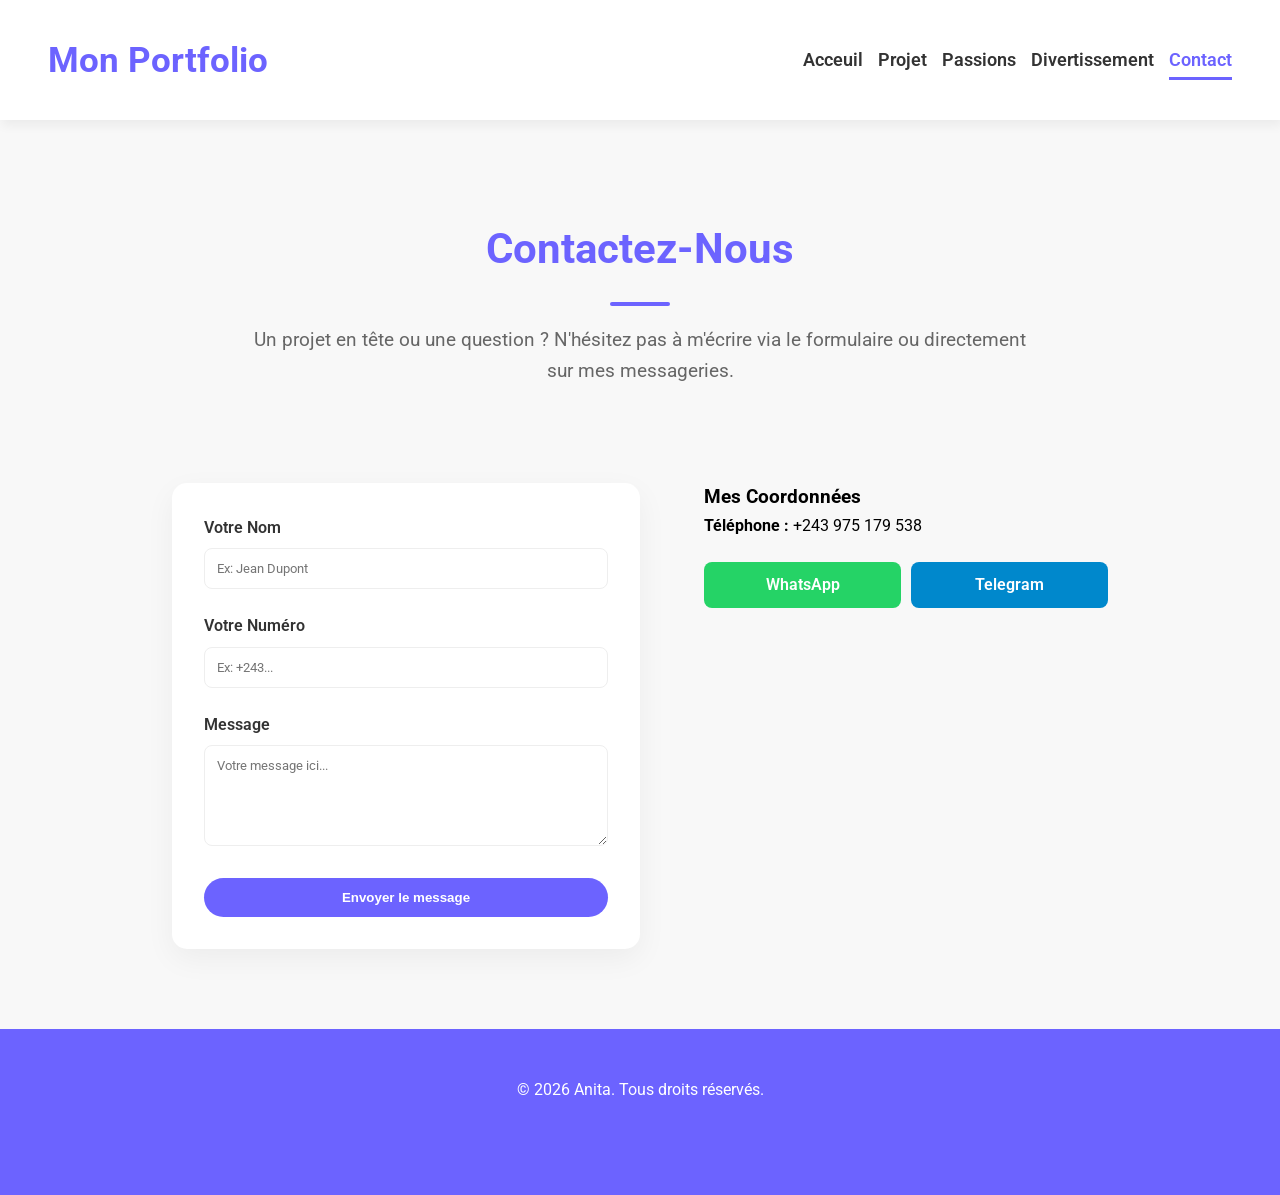
<file: contact.html>
<!DOCTYPE html>
<html lang="en">
<head>
    <meta charset="UTF-8">
    <meta name="viewport" content="width=device-width, initial-scale=1.0">
    <title>Mon Portfolio</title>
    <link rel="stylesheet" href="CSS/style.css">
    <link rel="stylesheet" href="CSS/contact.css">
    <link rel="preconnect" href="https://fonts.googleapis.com">
<link rel="preconnect" href="https://fonts.gstatic.com" crossorigin>
<link href="https://fonts.googleapis.com/css2?family=Roboto:ital,wght@0,100..900;1,100..900&display=swap" rel="stylesheet">
<body>
    <header>
        <div>
            <a href="">Mon Portfolio</a>
        </div>
        <nav>
            <ul>
                <li><a href="index.html" >Acceuil</a></li>
                <li><a href="projets.html">Projet</a></li>
                <li><a href="passions.html">Passions</a></li>
                <li><a href="divertissement.html">Divertissement</a></li>
                <li><a href="contact.html"class="active">Contact</a></li>
            </ul>
        </nav>
    </header>
 
    <main>
        <section class="apropos">
            <div>
                <h2>Contactez-Nous</h2>
                <p>Un projet en tête ou une question ? N'hésitez pas à m'écrire via le formulaire ou directement sur mes messageries.</p>
            </div>
        </section>

        <section class="contact-container">
            
            <form action="#" method="post" class="contact-form">
                <div class="form-group">
                    <label for="nom">Votre Nom</label>
                    <input type="text" id="nom" name="nom" placeholder="Ex: Jean Dupont" required>
                </div>
                <div class="form-group">
                    <label for="telephone">Votre Numéro</label>
                    <input type="tel" id="telephone" name="telephone" placeholder="Ex: +243..." required>
                </div>
                <div class="form-group">
                    <label for="message">Message</label>
                    <textarea id="message" name="message" rows="5" placeholder="Votre message ici..."></textarea>
                </div>
                <button type="submit" class="btn-submit">Envoyer le message</button>
            </form>

            <div class="direct-contact">
                <h3>Mes Coordonnées</h3>
                <p><strong>Téléphone :</strong> +243 975 179 538</p>
                <div class="social-buttons">
                    <a href="https://wa.me/243975179538" class="btn-social whatsapp" target="_blank">
                        WhatsApp
                    </a>
                    <a href="https://t.me/+243975179538" class="btn-social telegram" target="_blank">
                        Telegram
                    </a>
                </div>
            </div>

        </section>
    </main>

   


    <footer>
        <section>
            <div>
                <p>&copy; 2026 Anita. Tous droits réservés.</p>
                <div class="footer-icons">
                    <a href="https://linkedin.com/in/ton-profil" target="_blank"><i class="fa-brands fa-linkedin"></i></a>
                    <a href="https://github.com/ton-pseudo" target="_blank"><i class="fa-brands fa-github"></i></a>
                    <a href="#"><i class="fa-brands fa-x-twitter"></i></a>
                </div>
            </div>
        </section>
    </footer>
</body>
</html>
</file>
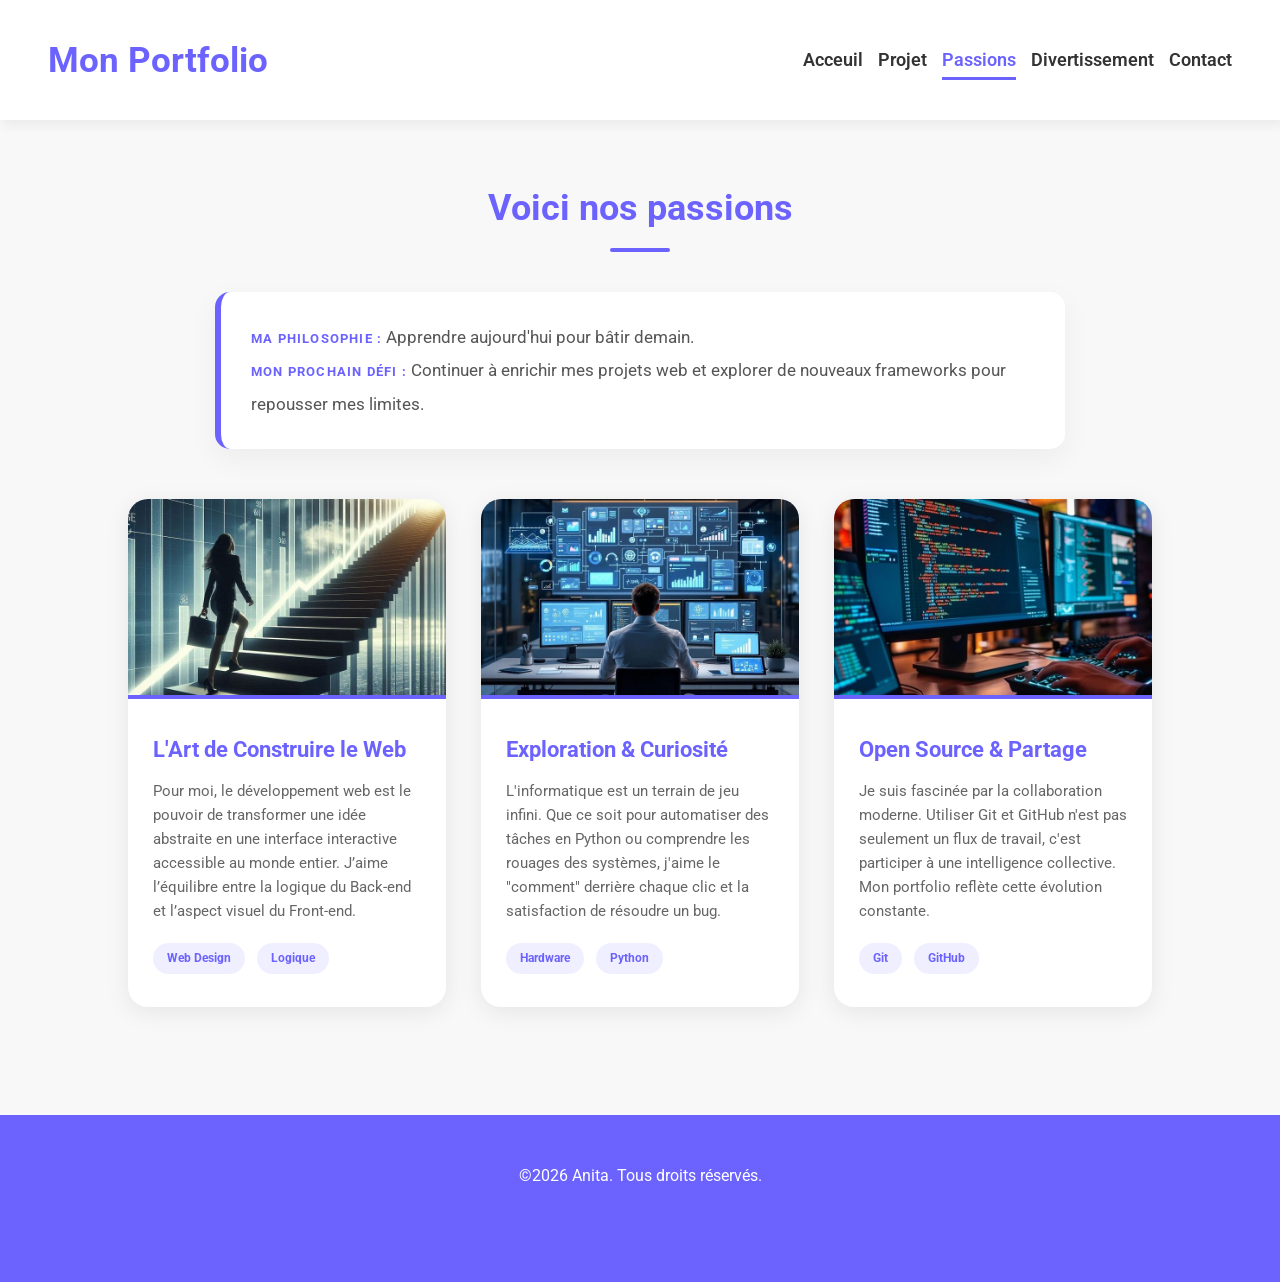
<file: passions.html>
<!DOCTYPE html>
<html lang="en">
<head>
    <meta charset="UTF-8">
    <meta name="viewport" content="width=device-width, initial-scale=1.0">
    <title>Mon Portfolio</title>
    <link rel="stylesheet" href="CSS/style.css">
    <link rel="stylesheet" href="CSS/passions.css">
    <link rel="preconnect" href="https://fonts.googleapis.com">
<link rel="preconnect" href="https://fonts.gstatic.com" crossorigin>
<link href="https://fonts.googleapis.com/css2?family=Roboto:ital,wght@0,100..900;1,100..900&display=swap" rel="stylesheet">
<body>
    <header>
        <div>
            <a href="">Mon Portfolio</a>
        </div>
        <nav>
            <ul>
                <li><a href="index.html" >Acceuil</a></li>
                <li><a href="projets.html">Projet</a></li>
                <li><a href="passions.html"class="active">Passions</a></li>
                <li><a href="divertissement.html">Divertissement</a></li>
                <li><a href="contact.html">Contact</a></li>
            </ul>
        </nav>
    </header>
   <main class="projects">
    <h1>Voici nos passions</h1>
    <div class="underline"></div>

    <section class="passion-intro">
        <p>
            <strong>Ma philosophie :</strong> Apprendre aujourd'hui pour bâtir demain. <br>
            <strong>Mon prochain défi :</strong> Continuer à enrichir mes projets web et explorer de nouveaux frameworks pour repousser mes limites.
        </p>
    </section>

    <div class="projects-container">

        <div class="card">
            <div class="image-container">
                <img src="image/passion1.jpg" alt="passion1">
            </div>
            <div class="card-content">
                <h3>L'Art de Construire le Web</h3>
                <p>Pour moi, le développement web est le pouvoir de transformer une idée abstraite en une interface interactive accessible au monde entier. J’aime l’équilibre entre la logique du Back-end et l’aspect visuel du Front-end.</p>
                <div class="tags">
                    <span>Web Design</span>
                    <span>Logique</span>
                </div>
            </div>
        </div>

        <div class="card">
            <div class="image-container">
                <img src="image/passion2.jpg" alt="passion2">
            </div>
            <div class="card-content">
                <h3>Exploration & Curiosité</h3>
                <p>L'informatique est un terrain de jeu infini. Que ce soit pour automatiser des tâches en Python ou comprendre les rouages des systèmes, j'aime le "comment" derrière chaque clic et la satisfaction de résoudre un bug.</p>
                <div class="tags">
                    <span>Hardware</span>
                    <span>Python</span>
                </div>
            </div>
        </div>

        <div class="card">
            <div class="image-container">
                <img src="image/passion3.jpg" alt="passion3">
            </div>
            <div class="card-content">
                <h3>Open Source & Partage</h3>
                <p>Je suis fascinée par la collaboration moderne. Utiliser Git et GitHub n'est pas seulement un flux de travail, c'est participer à une intelligence collective. Mon portfolio reflète cette évolution constante.</p>
                <div class="tags">
                    <span>Git</span>
                    <span>GitHub</span>
                </div>
            </div>
        </div>

    </div>
    </main>
    <footer>
        <section>
            <div>
                <p>&copy;2026 Anita. Tous droits réservés.</p>
                <a href="linkedin"><i class="fa-brands fa-linkedin"></i></a>
                <a href="github"><i class="fa-brands fa-github"></i></a>
                <a href="X.Code"><i class="fa-brands fa-x-twitter"></i></a>                
            </div>
        </section>
    </footer>
</body>
</html>
</file>
<file: CSS/style.css>
:root {
    --violet-doux:#6c63ff;
    --violet-fonce:#534EDD;
    --orange-vif:#FFA726;
    --gris-tres-fonce:#333;
    --gris-fonce:#666;
    --gris-tres-clair:#F8F8F8;
    --gris-clair:#EEE;
}

* {
    margin: 0;
    padding: 0;
    box-sizing: border-box;

}
body {
    background-color: var(--gris-tres-clair);
    font-family: Roboto,sans-serif;
    line-height: 1.6;
}
header {
    background-color: white;
    box-shadow: 2px  6px 10px rgba(0,0,0,0.05);
    position: sticky;
    top: 0;
    z-index: 100;
    display: flex;
    justify-content: space-between;
    align-items: center;
    padding: 2rem 3rem;
}
header div a {
    text-decoration: none;
    font-size:2.2rem;
    font-weight: bold;
    color: var(--violet-doux);
}
ul li {
    list-style: none;
    margin-left: 15px;
}
ul {
    display: flex;
}
ul li a {
    text-decoration: none;
    color: var(--gris-tres-fonce);
    font-weight: 600;
    font-size: 1.1rem;
    position: relative;
    padding: 10px 0;
}

ul li a:hover {
    color: var(--violet-doux);
}
ul li a::after {
    content: '';
    position: absolute;
    left: 0;
    bottom: 0;
    height: 3px;
    width: 0%;
    background-color: var(--violet-doux);
    transition: width 0.3s ease;
}
ul li a:hover::after {
    width: 100%;
}
a.active {
    color: var(--violet-doux);
    
}
a.active::after {
    width: 100%;
}
.hero {
    display: flex;
    justify-content: center;
    align-items: center;
    gap: 5rem;
    text-align: center;
    margin: 10rem 2rem;
}
.hero img {
    width : 300px;
    height: 300px;
    object-fit: cover;
    border-radius: 50%;
    border: 8px solid var(--violet-doux);
}
.hero h1{
    color: var(--violet-fonce);
    font-size: 4rem;
    font-weight: 700;
    margin-bottom: 1.2rem;
}
.hero p {
    color:var(--gris-fonce);
    font-size: 1.3rem;
    margin-bottom: 1.2rem;

}
.hero a {
    text-decoration: none;
    display: inline-block;
    background-color: var(--violet-doux);
    color: white;
    padding: 15px 30px;
    border-radius: 50px ;
    text-transform: uppercase;
    letter-spacing: 1.1px;
    font-weight: 600;
    margin-top: 1rem;
    transition: background-color 0.3sec ease,tansform 0.2s ease;
}
.hero a:hover {
    background-color: var(--violet-fonce);
    transform: translateY(-3px);
}
.apropos {
    width: 800px;
    margin: 6rem auto;
    text-align: center;
}
section h2 {
    color: var(--violet-doux);
    font-size: 2.6rem;
    font-weight: 700;
    position:relative;
    text-align: center;
}
section h2::after {
    content: '';
    display: block;
    width:60px;
    height: 4px;
    background-color: var(--violet-doux);
    margin: 1.2rem auto;
    border-radius: 2px;
    

}
.apropos p {
    margin-bottom: 2rem;
    color: var(--gris-fonce);
    font-size: 1.2rem;
}
.competences table {
    width: 80%;
    margin: 0 auto;
    border-collapse: collapse;
    background-color: #FFF;
    box-shadow: 0 5px rgba(0,0,0,0.08) ;
    overflow: hidden;
    
}
.competences table th , .competences table td {
    padding: 15px;

}
.competences table thead {
    background-color: var(--violet-doux);
    color: #FFF;
    text-transform: uppercase;
}
.competences table tbody td {
    border-bottom: 1px solid var(--gris-clair);
}
 .competences table tbody tr:nth-child(even) {
    background-color: #FDFDFD;

 }
 .competences table tbody tr {
    transition: background-color 0.3s ease;
 }
 .competences table tbody tr:hover {
    background-color: #F0F0F0;
 }
 .competences table thead th {
    text-align: left;
 }
 footer {
    margin-top: 3rem;
    background-color: var(--violet-doux);
    padding: 3rem 0 ;
    text-align: center;
 }
 footer p {
    color: white;
    margin-bottom: 1.2rem;
 }
 footer a{
    display: inline-block;
    font-size: 1.6rem;
    color: white;
    margin: 0 10px;
    transition: color 0.3s ease, transform 0.2s ease;
 }
 footer a:hover {
    color: var(--orange-vif);
    transform: translateY(-3px);

 }
</file>
<file: CSS/contact.css>
.contact-container {
    display: flex;
    justify-content: center;
    gap: 4rem;
    max-width: 1000px;
    margin: 0 auto 5rem auto;
    padding: 0 2rem;
    flex-wrap: wrap;
}

.contact-form {
    background: white;
    padding: 2rem;
    border-radius: 15px;
    box-shadow: 0 10px 30px rgba(0,0,0,0.05);
    flex: 1;
    min-width: 300px;
}

.form-group {
    margin-bottom: 1.5rem;
    text-align: left;
}

.form-group label {
    display: block;
    font-weight: 600;
    margin-bottom: 0.5rem;
    color: var(--gris-tres-fonce);
}

.form-group input, .form-group textarea {
    width: 100%;
    padding: 12px;
    border: 1px solid var(--gris-clair);
    border-radius: 8px;
    font-family: inherit;
}

.btn-submit {
    background-color: var(--violet-doux);
    color: white;
    border: none;
    padding: 12px 25px;
    border-radius: 50px;
    cursor: pointer;
    font-weight: 600;
    width: 100%;
    transition: background 0.3s ease;
}

.btn-submit:hover {
    background-color: var(--violet-fonce);
}

.direct-contact {
    flex: 1;
    min-width: 300px;
    text-align: left;
}

.social-buttons {
    display: flex;
    gap: 10px;
    margin-top: 1.5rem;
}

.btn-social {
    text-decoration: none;
    color: white;
    padding: 10px 20px;
    border-radius: 8px;
    font-weight: 600;
    text-align: center;
    flex: 1;
}

.whatsapp { background-color: #25D366; }
.telegram { background-color: #0088cc; }

.btn-social:hover {
    opacity: 0.9;
    transform: translateY(-2px);
}
</file>
<file: CSS/passions.css>
/* --- VARIABLES & RESET --- */
:root {
    --violet-principal: #6c63ff;
    --violet-clair: #f0efff;
    --gris-fond: #f5f5f5;
    --gris-texte: #555;
    --blanc: #ffffff;
}

* {
    margin: 0;
    padding: 0;
    box-sizing: border-box;
}

/* --- SECTION PRINCIPALE --- */
.projects {
    padding: 60px 10% ;
    background: var(--gris-tres-clair);
    text-align: center;
    font-family: 'Roboto', sans-serif;
}

.projects h1 {
    font-size: 36px;
    color: var(--violet-doux);
    margin-bottom: 10px;
}

.underline {
    width: 60px;
    height: 4px;
    background: var(--violet-doux);
    margin: 0 auto 40px;
    border-radius: 2px;
}

/* --- SECTION PHILOSOPHIE & DEFI --- */
.passion-intro {
    max-width: 850px;
    margin: 0 auto 50px;
    background: var(--blanc);
    padding: 30px;
    border-radius: 15px;
    box-shadow: 0 10px 30px rgba(0,0,0,0.05);
    border-left: 6px solid var(--violet-principal);
    text-align: left;
}

.passion-intro p {
    font-size: 17px;
    color: var(--gris-texte);
    line-height: 1.8;
}

.passion-intro strong {
    color: var(--violet-principal);
    text-transform: uppercase;
    font-size: 13px;
    letter-spacing: 1.2px;
    display: inline-block;
    margin-bottom: 5px;
}

/* --- GRILLE DES CARTES --- */
.projects-container {
    display: grid;
    grid-template-columns: repeat(auto-fit, minmax(300px, 1fr));
    gap: 35px;
    margin-top: 20px;
}

/* --- STYLE DES CARTES --- */
.card {
    background: var(--blanc);
    border-radius: 20px;
    overflow: hidden;
    box-shadow: 0 5px 25px rgba(0,0,0,0.08);
    transition: all 0.4s cubic-bezier(0.175, 0.885, 0.32, 1.275);
    display: flex;
    flex-direction: column;
}

.card:hover {
    transform: translateY(-12px);
    box-shadow: 0 15px 35px rgba(108, 99, 255, 0.2);
}

/* IMAGE */
.card img {
    width: 100%;
    height: 200px;
    object-fit: cover;
    border-bottom: 4px solid var(--violet-principal);
}

/* CONTENU DE LA CARTE */
.card-content {
    padding: 25px;
    text-align: left;
    flex-grow: 1;
}

.card-content h3 {
    color: var(--violet-principal);
    margin-bottom: 12px;
    font-size: 22px;
}

.card-content p {
    font-size: 15px;
    color: #666;
    margin-bottom: 20px;
    line-height: 1.6;
}

/* --- TAGS / COMPETENCES --- */
.tags {
    margin-top: auto;
}

.tags span {
    display: inline-block;
    background: var(--violet-clair);
    color: var(--violet-principal);
    padding: 6px 14px;
    border-radius: 50px;
    font-size: 12px;
    font-weight: 700;
    margin-right: 8px;
    margin-bottom: 8px;
    transition: 0.3s;
}

.tags span:hover {
    background: var(--violet-principal);
    color: var(--blanc);
}

/* --- RESPONSIVITE --- */
@media (max-width: 768px) {
    .projects {
        padding: 40px 5%;
    }
    
    .projects h1 {
        font-size: 28px;
    }

    .passion-intro {
        padding: 20px;
    }
}
</file>
